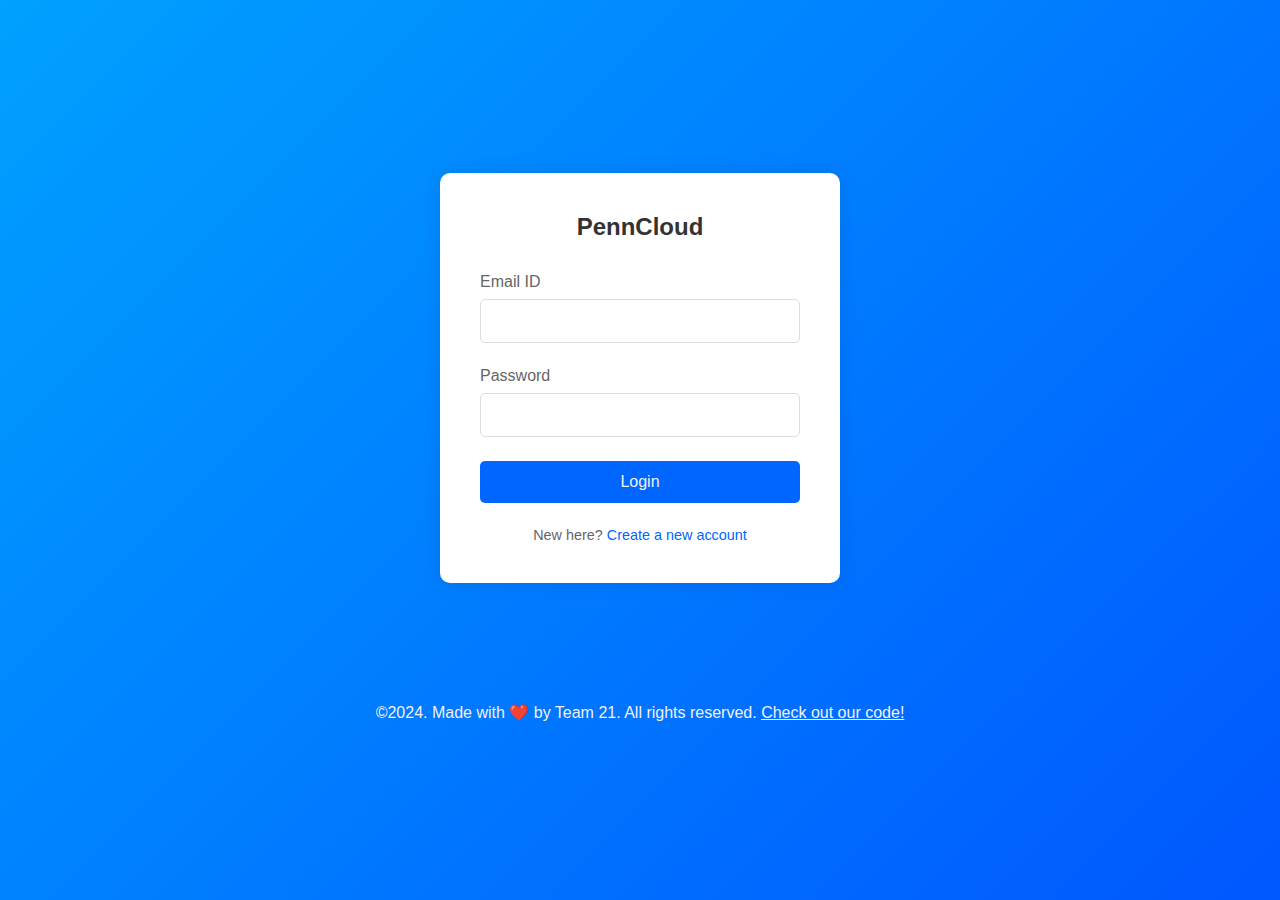
<file: frontend/templates/index.html>
<!DOCTYPE html>
<html lang="en">
  <head>
    <meta charset="UTF-8">
    <meta name="viewport" content="width=device-width, initial-scale=1.0">
    <title>PennCloud Login Page - T21</title>
    <style>
      * {
        margin: 0;
        padding: 0;
        box-sizing: border-box;
        font-family: -apple-system, BlinkMacSystemFont, "Segoe UI", Roboto, sans-serif;
      }

      body {
        min-height: 100vh;
        display: flex;
        flex-direction: column;
        justify-content: center;
        margin: 0 auto;
        align-items: center;
        background: linear-gradient(135deg, #00a1ff 0%, #0057ff 100%);
      }

      .login-container {
        background: #ffffff;
        padding: 2.5rem;
        border-radius: 10px;
        box-shadow: 0 0 20px rgba(0, 0, 0, 0.1);
        width: 100%;
        max-width: 400px;
        margin: 20px auto;
      }

      .login-title {
        text-align: center;
        margin-bottom: 2rem;
        color: #333;
        font-size: 1.5rem;
      }

      .form-group {
        margin-bottom: 1.5rem;
      }

      .form-group label {
        display: block;
        margin-bottom: 0.5rem;
        color: #666;
      }

      .form-group input {
        width: 100%;
        padding: 0.75rem;
        border: 1px solid #ddd;
        border-radius: 5px;
        font-size: 1rem;
        transition: border-color 0.3s;
      }

      .form-group input:focus {
        outline: none;
        border-color: #0066ff;
      }

      .login-button {
        width: 100%;
        padding: 0.75rem;
        background: #0066ff;
        color: #f1f1f1;
        border: none;
        border-radius: 5px;
        font-size: 1rem;
        cursor: pointer;
        transition: background-color 0.3s;
      }

      .login-button:hover {
        background: #0052cc;
      }

      .create-account {
        text-align: center;
        margin-top: 1.5rem;
        color: #666;
        font-size: 0.9rem;
      }

      .create-account a {
        color: #0066ff;
        text-decoration: none;
      }

      footer {
        color: #f1f1f1;
        text-align: center;
        margin-top: 100px;
	margin-bottom: 25px;
      }

      footer a {
        color: #f1f1f1;
      }

      .success {
        color: #507b58;
	text-align: center;
	margin-bottom: 10px;
	font-size: 14px;
	display: none;
      }

      .error {
        color: #ab3131;
	text-align: center;
	margin-bottom: 10px;
	font-size: 14px;
	display: none;
      }
    </style>
  </head>
  <body>
    <div class="login-container">
      <h1 class="login-title">PennCloud</h1>

      <p id="success-message" class="success">New account successfully created.</p>
      <p id="login-message" class="error">Please login first.</p>
      <p id="setup-message" class="error">New account creation failed.</p>
      <p id="changepassword-message" class="success">Password changed successfully.</p>
      <form action="/login" method="POST">
        <div class="form-group">
          <label for="email">Email ID</label>
          <input type="email" id="email" name="email" required />
        </div>
        <div class="form-group">
          <label for="password">Password</label>
          <input type="password" id="password" name="password" required />
        </div>
        <button type="submit" class="login-button">Login</button>
        <div class="create-account">
          New here? <a href="/signup">Create a new account</a>
        </div>
      </form>
    </div>
    <footer>
      &#169;2024. Made with &#10084;&#65039; by Team 21. All rights reserved. <a href="https://github.com/CIS5550/fa24-cis5050-T21">Check out our code!</a>
    </footer>
    <script>
      function isNewUser() {
        const params = new URLSearchParams(window.location.search);
	const code = String(params.get("success") || "none");
        if (code === "0")
          document.getElementById("success-message").style.display = "block";
        else if (code === "1")
          document.getElementById("login-message").style.display = "block";
        else if (code === "2")
          document.getElementById("setup-message").style.display = "block";
        else if (code === "3")
          document.getElementById("changepassword-message").style.display = "block";
      }
      isNewUser();
    </script>
  </body>
</html>
</file>
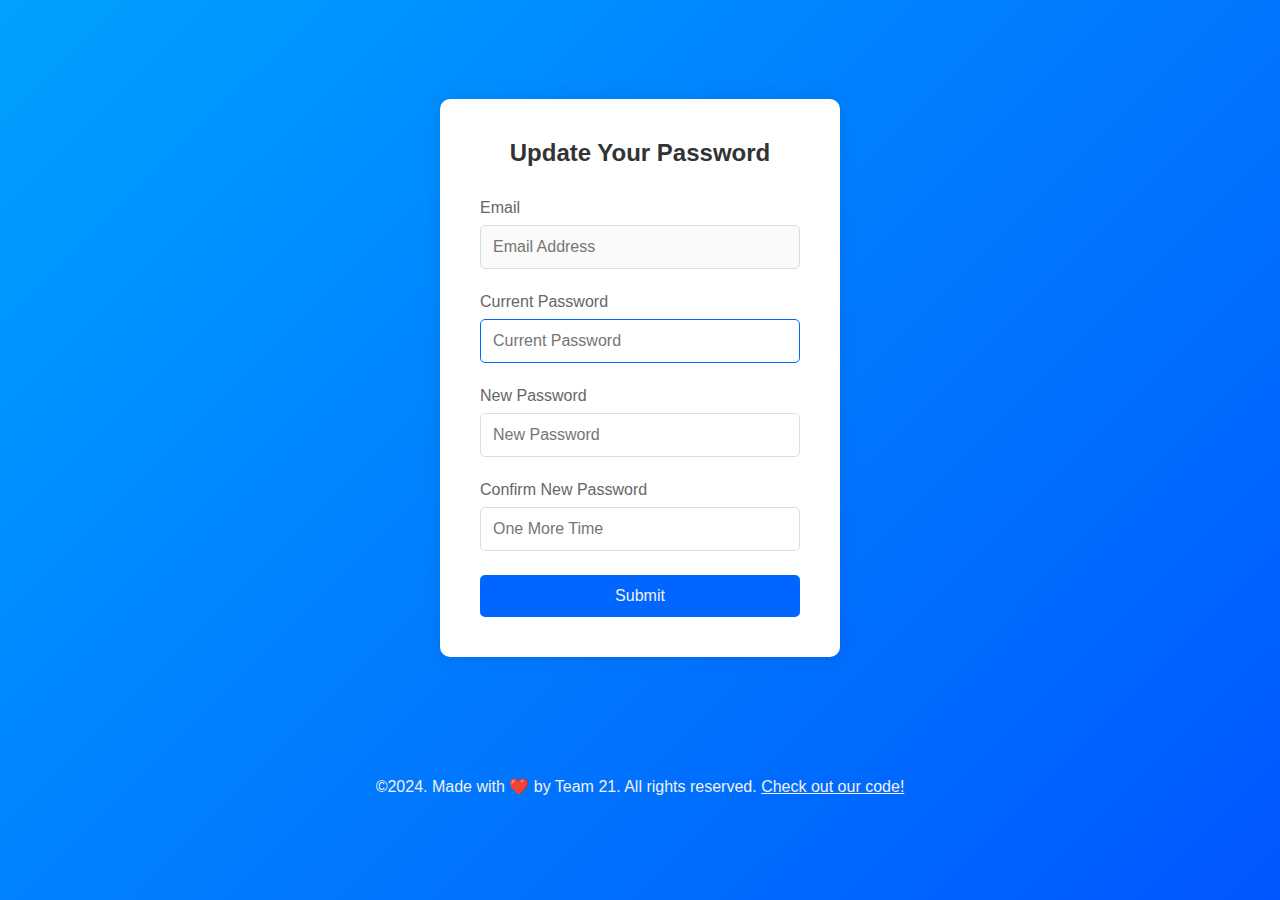
<file: frontend/templates/changepassword.html>
<!DOCTYPE html>
<html lang="en">
  <head>
    <meta charset="UTF-8">
    <meta name="viewport" content="width=device-width, initial-scale=1.0">
    <title>PennCloud - Change Your Password</title>
    <style>
      * {
        margin: 0;
        padding: 0;
        box-sizing: border-box;
        font-family: -apple-system, BlinkMacSystemFont, "Segoe UI", Roboto, sans-serif;
      }

      body {
        min-height: 100vh;
        display: flex;
        flex-direction: column;
        justify-content: center;
        margin: 0 auto;
        align-items: center;
        background: linear-gradient(135deg, #00a1ff 0%, #0057ff 100%);
      }

      .login-container {
        background: #ffffff;
        padding: 2.5rem;
        border-radius: 10px;
        box-shadow: 0 0 20px rgba(0, 0, 0, 0.1);
        width: 100%;
        max-width: 400px;
        margin: 20px auto;
      }

      .login-title {
        text-align: center;
        margin-bottom: 2rem;
        color: #333;
        font-size: 1.5rem;
      }

      .form-group {
        margin-bottom: 1.5rem;
      }

      .form-group label {
        display: block;
        margin-bottom: 0.5rem;
        color: #666;
      }

      .form-group input {
        width: 100%;
        padding: 0.75rem;
        border: 1px solid #ddd;
        border-radius: 5px;
        font-size: 1rem;
        transition: border-color 0.3s;
      }

      .form-group input:focus {
        outline: none;
        border-color: #0066ff;
      }

      .login-button {
        width: 100%;
        padding: 0.75rem;
        background: #0066ff;
        color: #f1f1f1;
        border: none;
        border-radius: 5px;
        font-size: 1rem;
        cursor: pointer;
        transition: background-color 0.3s;
      }

      .login-button:hover {
        background: #0052cc;
      }

      .create-account {
        text-align: center;
        margin-top: 1.5rem;
        color: #666;
        font-size: 0.9rem;
      }

      .create-account a {
        color: #0066ff;
        text-decoration: none;
      }

      footer {
        color: #f1f1f1;
        text-align: center;
        margin-top: 100px;
        margin-bottom: 25px;
      }

      footer a {
        color: #f1f1f1;
      }

      .error {
        color: #ab3131;
	text-align: center;
	margin-bottom: 10px;
	font-size: 14px;
	display: none;
      }
    </style>
  </head>
  <body>
    <div class="login-container">
      <h1 class="login-title">Update Your Password</h1>
      <p id="connection-message" class="error">Oops! Looks like we couldn't connect to our PennCloud servers.</p>
      <p id="setup-message" class="error">User authentication failed.</p>

      <form action="/changepassword" id="changepassword-form" method="POST">
        <div class="form-group">
          <label for="email">Email</label>
          <input name="email" type="email" id="email" placeholder="Email Address" style="cursor: not-allowed;" tabindex="-1" required />
        </div>
        <div class="form-group">
          <label for="old-password">Current Password</label>
          <input name="old-password" type="password" id="old-password" placeholder="Current Password" required />
        </div>
        <div class="form-group">
          <label for="password">New Password</label>
          <input name="password" type="password" id="password" placeholder="New Password" required />
        </div>
        <div class="form-group">
          <label for="password-confirm">Confirm New Password</label>
          <input type="password" id="password-confirm" placeholder="One More Time" required />
        </div>
        <button type="submit" id="submit" class="login-button" onclick="validatePassword();">Submit</button>
        <p id="match-status" style="text-align: center;color: red;display: none;margin-top: 15px;">Passwords must match.</p>
      </form>
    </div>
    <footer>
      &#169;2024. Made with &#10084;&#65039; by Team 21. All rights reserved. <a href="https://github.com/CIS5550/fa24-cis5050-T21">Check out our code!</a>
    </footer>
  </body>
  <script>
    function getCookie(cname) {
      let name = cname + "=";
      let decodedCookie = decodeURIComponent(document.cookie);
      let ca = decodedCookie.split(';');
      for (let i = 0; i < ca.length; i++) {
        let c = ca[i];
        while (c.charAt(0) == ' ')
          c = c.substring(1);
        if (c.indexOf(name) == 0)
          return c.substring(name.length, c.length);
      }
      return "";
    }

    function validatePassword() {
      var match = document.getElementById("password").value == document.getElementById("password-confirm").value;
      document.getElementById("match-status").style.display = match ? "none" : "block";
      if (!match)
        event.preventDefault();
    }

    document.getElementById("email").value = getCookie("uuid");
    document.getElementById("email").disabled = true;

    function errCode() {
      const params = new URLSearchParams(window.location.search);
      const code = String(params.get("success") || "none");
      if (code === "1")
        document.getElementById("connection-message").style.display = "block";
      else if (code === "2")
        document.getElementById("setup-message").style.display = "block";
      else
        document.getElementById("old-password").focus();
    }
    errCode();
  </script>
</html>
</file>
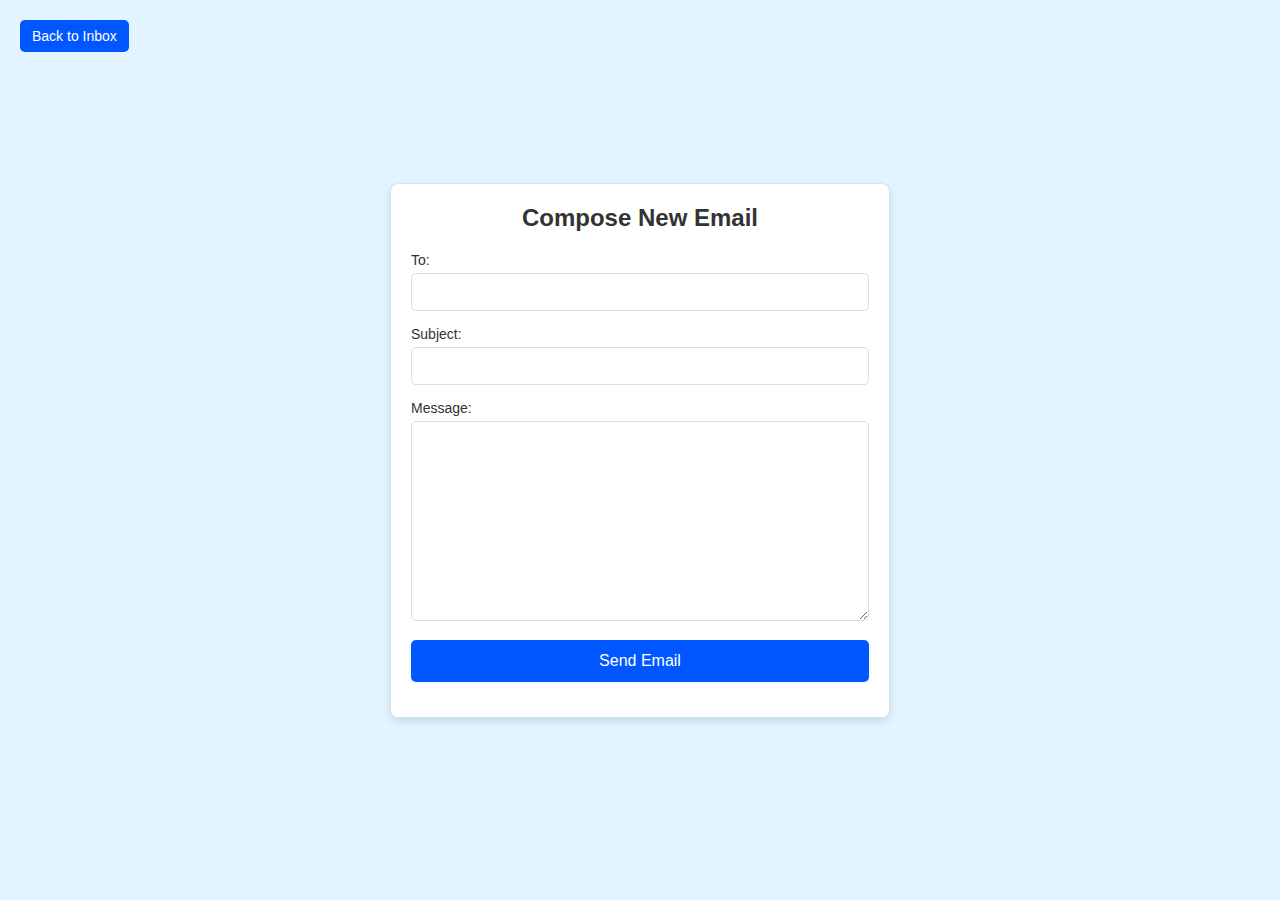
<file: frontend/templates/email_compose.html>
<!DOCTYPE html>
<html lang="en">
<head>
    <meta charset="UTF-8">
    <meta name="viewport" content="width=device-width, initial-scale=1.0">
    <title>Compose New Email</title>
    <style>
        * {
            box-sizing: border-box;
            margin: 0;
            padding: 0;
            font-family: Arial, sans-serif;
        }

        body {
            display: flex;
            justify-content: center;
            align-items: center;
            height: 100vh;
            background-color: #e2f4ff;
        }

        .compose-container {
            width: 100%;
            max-width: 500px;
            background-color: white;
            border: 1px solid #c9e8fa;
            padding: 20px;
            border-radius: 8px;
            box-shadow: 0 4px 8px rgba(0, 0, 0, 0.1);
        }

        h1 {
            font-size: 24px;
            color: #333;
            margin-bottom: 20px;
            text-align: center;
        }

        .form-group {
            margin-bottom: 15px;
        }

        label {
            font-size: 14px;
            color: #333;
            display: block;
            margin-bottom: 5px;
        }

        input[type="text"],
        input[type="email"],
        textarea {
            width: 100%;
            padding: 10px;
            border: 1px solid #ddd;
            border-radius: 5px;
            font-size: 14px;
        }

        textarea {
            resize: vertical;
            min-height: 200px;
        }

        .back-btn {
            position: absolute;
            top: 20px;
            left: 20px;
            background-color: #0057ff;
            color: white;
            padding: 8px 12px;
            border: none;
            border-radius: 5px;
            font-size: 14px;
            cursor: pointer;
            text-decoration: none;
            transition: background-color 0.3s;
        }

        .back-btn:hover {
            background-color: #0046d3;
        }

        .submit-btn {
            width: 100%;
            background-color: #0057ff;
            color: white;
            padding: 12px;
            border: none;
            border-radius: 5px;
            font-size: 16px;
            cursor: pointer;
            transition: background-color 0.3s;
        }

        .submit-btn:hover {
            background-color: #0046d3;
        }

        .success-message {
            color: green;
            font-size: 14px;
            text-align: center;
            margin-top: 15px;
        }

        .error-message {
            color: red;
            font-size: 14px;
            text-align: center;
            margin-top: 15px;
        }
    </style>
</head>
<body>

<div class="compose-container">
    <a href="email_inbox.html" class="back-btn">Back to Inbox</a>
    <h1>Compose New Email</h1>
    <form id="compose-form">
        <div class="form-group">
            <label for="recipient">To:</label>
            <input type="email" id="recipient" name="recipient" required>
        </div>
        <div class="form-group">
            <label for="subject">Subject:</label>
            <input type="text" id="subject" name="subject" required>
        </div>
        <div class="form-group">
            <label for="message">Message:</label>
            <textarea id="message" name="message" required></textarea>
        </div>
        <button type="button" class="submit-btn" onclick="sendEmail()">Send Email</button>
        <p id="status-message" class="success-message"></p>
    </form>
</div>

<script>
    function sendEmail() {
        const recipient = document.getElementById("recipient").value;
        const subject = document.getElementById("subject").value;
        const message = document.getElementById("message").value;

        const statusMessage = document.getElementById("status-message");
        statusMessage.textContent = "";
        statusMessage.className = "";

        const emailData = {
            recipient: recipient,
            subject: subject,
            message: message
        };

        fetch("/send-email", {
            method: "POST",
            mode: "cors",
            credentials: "include", 
            headers: {
                "Content-Type": "text/plain"
            },
            body: JSON.stringify(emailData)
        })
        .then(response => {
            if (response.status == 200) {
                console.log("Received OK status");
                statusMessage.textContent = "Email sent successfully!";
                statusMessage.className = "success-message";
                document.getElementById("compose-form").reset();
            } 
            else {
                console.log("Failed to connect to external server or error in internal SMTP server");
                statusMessage.textContent = "Failed to send email";
                statusMessage.className = "error-message";
            }
        })
    }

    function populateComposeFields() {
        const urlParams = new URLSearchParams(window.location.search);
        const recipient = urlParams.get("recipient");
        const subject = urlParams.get("subject");
        const content = urlParams.get("content")
    
        if (recipient) {
            document.getElementById("recipient").value = recipient;
        }
        if (subject) {
            document.getElementById("subject").value = subject;
        }
        if (content) {
            document.getElementById("message").value = content
        }
    }
    
    window.onload = populateComposeFields;
</script>

</body>
</html>
</file>
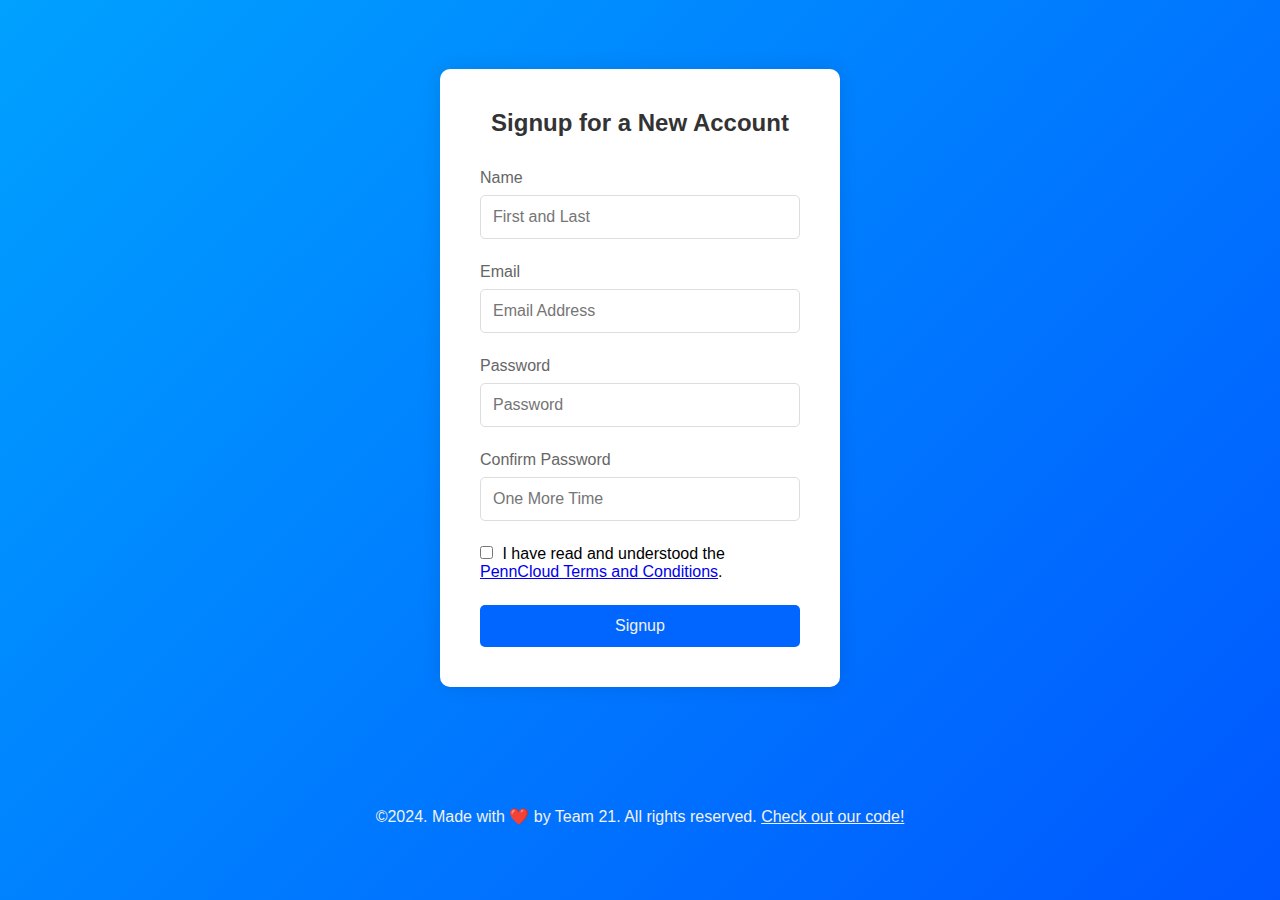
<file: frontend/templates/signup.html>
<!DOCTYPE html>
<html lang="en">
  <head>
    <meta charset="UTF-8">
    <meta name="viewport" content="width=device-width, initial-scale=1.0">
    <title>PennCloud Signup - T21</title>
    <style>
      * {
        margin: 0;
        padding: 0;
        box-sizing: border-box;
        font-family: -apple-system, BlinkMacSystemFont, "Segoe UI", Roboto, sans-serif;
      }

      body {
        min-height: 100vh;
        display: flex;
        flex-direction: column;
        justify-content: center;
        margin: 0 auto;
        align-items: center;
        background: linear-gradient(135deg, #00a1ff 0%, #0057ff 100%);
      }

      .login-container {
        background: #ffffff;
        padding: 2.5rem;
        border-radius: 10px;
        box-shadow: 0 0 20px rgba(0, 0, 0, 0.1);
        width: 100%;
        max-width: 400px;
        margin: 20px auto;
      }

      .login-title {
        text-align: center;
        margin-bottom: 2rem;
        color: #333;
        font-size: 1.5rem;
      }

      .form-group {
        margin-bottom: 1.5rem;
      }

      .form-group label {
        display: block;
        margin-bottom: 0.5rem;
        color: #666;
      }

      .form-group input {
        width: 100%;
        padding: 0.75rem;
        border: 1px solid #ddd;
        border-radius: 5px;
        font-size: 1rem;
        transition: border-color 0.3s;
      }

      .form-group input:focus {
        outline: none;
        border-color: #0066ff;
      }

      .login-button {
        width: 100%;
        padding: 0.75rem;
        background: #0066ff;
        color: #f1f1f1;
        border: none;
        border-radius: 5px;
        font-size: 1rem;
        cursor: pointer;
        transition: background-color 0.3s;
      }

      .login-button:hover {
        background: #0052cc;
      }

      .create-account {
        text-align: center;
        margin-top: 1.5rem;
        color: #666;
        font-size: 0.9rem;
      }

      .create-account a {
        color: #0066ff;
        text-decoration: none;
      }

      footer {
        color: #f1f1f1;
        text-align: center;
        margin-top: 100px;
	margin-bottom: 25px;
      }

      footer a {
        color: #f1f1f1;
      }
    </style>
  </head>
  <body>
    <div class="login-container">
      <h1 class="login-title">Signup for a New Account</h1>
      <form action="/signup" id="signup-form" method="POST">
        <div class="form-group">
          <label for="name">Name</label>
          <input name="name" type="text" id="name" placeholder="First and Last" required />
        </div>
        <div class="form-group">
          <label for="email">Email</label>
          <input name="email" type="email" id="email" placeholder="Email Address" required />
        </div>
        <div class="form-group">
          <label for="password">Password</label>
          <input name="password" type="password" id="password" placeholder="Password" required />
        </div>
        <div class="form-group">
          <label for="password-confirm">Confirm Password</label>
          <input type="password" id="password-confirm" placeholder="One More Time" required />
        </div>
        <div class="form-group">
          <input type="checkbox" id="tos" required style="display: inline;width: auto;margin-right: 5px;" /> I have read and understood the <a href="/toc">PennCloud Terms and Conditions</a>.
        </div>
        <button type="submit" id="submit" class="login-button" onclick="validatePassword();">Signup</button>
        <p id="match-status" style="text-align: center;color: red;display: none;margin-top: 15px;">Passwords must match.</p>
      </form>
    </div>
    <footer>
      &#169;2024. Made with &#10084;&#65039; by Team 21. All rights reserved. <a href="https://github.com/CIS5550/fa24-cis5050-T21">Check out our code!</a>
    </footer>
  </body>
  <script>
    function validatePassword() {
      var match = document.getElementById("password").value == document.getElementById("password-confirm").value;
      document.getElementById("match-status").style.display = match ? "none" : "block";
      if (!match)
        event.preventDefault();
    }
  </script>
</html>
</file>
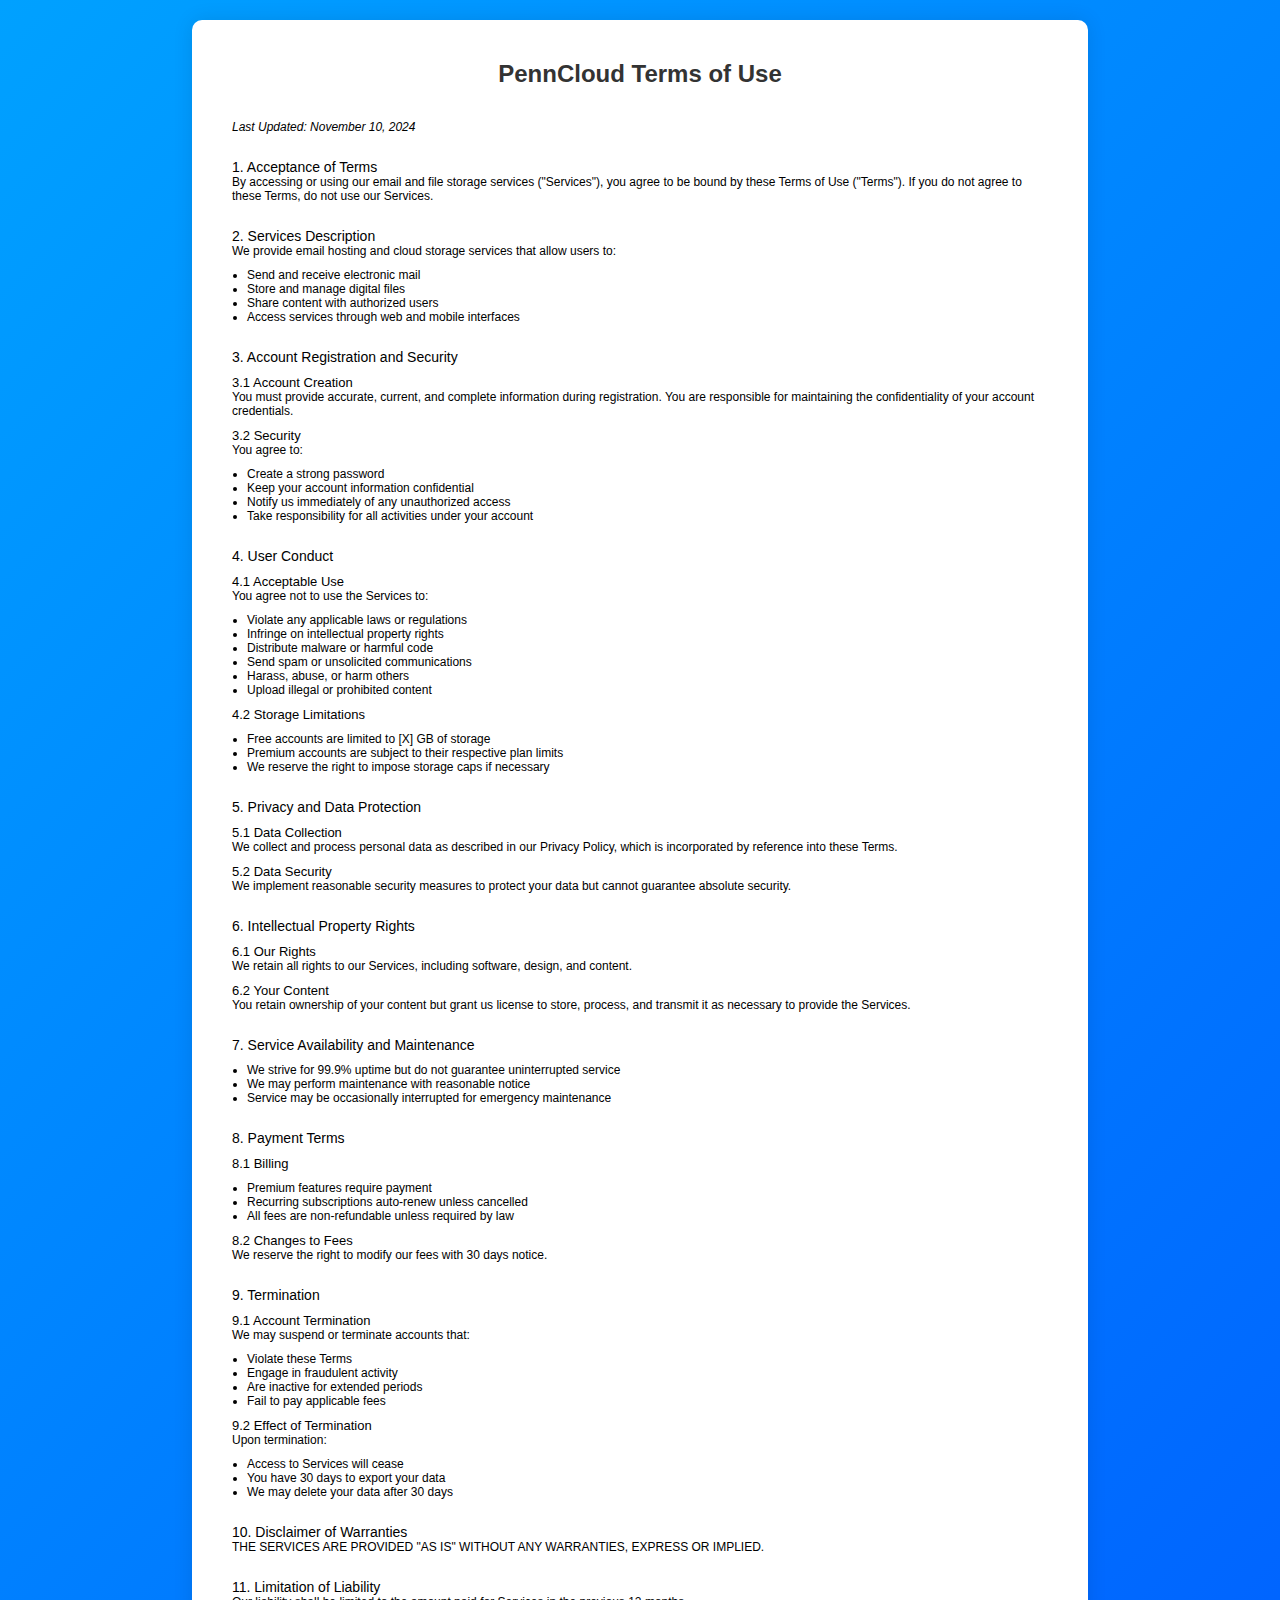
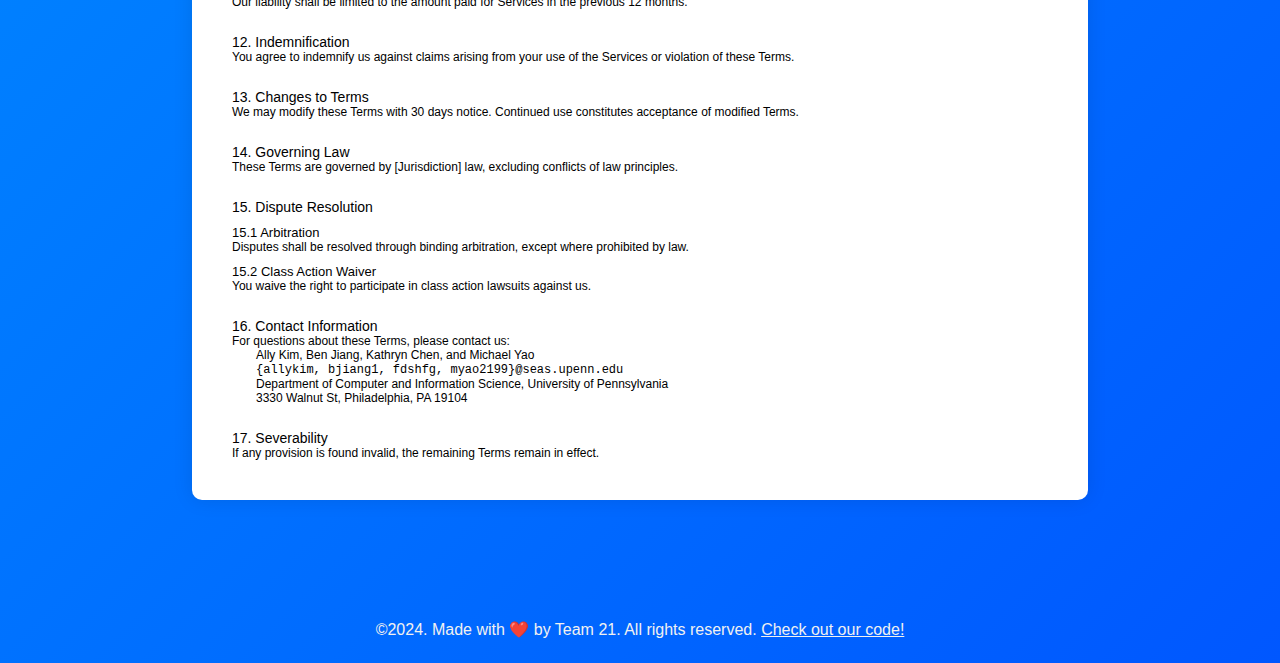
<file: frontend/templates/toc.html>
<!DOCTYPE html>
<html lang="en">
  <head>
    <meta charset="UTF-8">
    <meta name="viewport" content="width=device-width, initial-scale=1.0">
    <title>PennCloud Terms and Conditions - T21</title>
    <style>
      * {
        margin: 0;
        padding: 0;
        box-sizing: border-box;
        font-family: -apple-system, BlinkMacSystemFont, "Segoe UI", Roboto, sans-serif;
      }

      tt {
        font-family: monospace;
      }

      body {
        min-height: 100vh;
        display: flex;
        flex-direction: column;
        justify-content: center;
        margin: 0 auto;
        align-items: center;
        background: linear-gradient(135deg, #00a1ff 0%, #0057ff 100%);
      }

      .login-container {
        background: #ffffff;
        padding: 2.5rem;
        border-radius: 10px;
        box-shadow: 0 0 20px rgba(0, 0, 0, 0.1);
        width: max(70vw, 400px);
        margin: 20px auto;
      }

      .login-title {
        text-align: center;
        margin-bottom: 2rem;
        color: #333;
        font-size: 1.5rem;
      }

      .form-group {
        margin-bottom: 1.5rem;
      }

      .form-group label {
        display: block;
        margin-bottom: 0.5rem;
        color: #666;
      }

      .form-group input {
        width: 100%;
        padding: 0.75rem;
        border: 1px solid #ddd;
        border-radius: 5px;
        font-size: 1rem;
        transition: border-color 0.3s;
      }

      .form-group input:focus {
        outline: none;
        border-color: #0066ff;
      }

      .login-button {
        width: 100%;
        padding: 0.75rem;
        background: #0066ff;
        color: #f1f1f1;
        border: none;
        border-radius: 5px;
        font-size: 1rem;
        cursor: pointer;
        transition: background-color 0.3s;
      }

      .login-button:hover {
        background: #0052cc;
      }

      .create-account {
        text-align: center;
        margin-top: 1.5rem;
        color: #666;
        font-size: 0.9rem;
      }

      .create-account a {
        color: #0066ff;
        text-decoration: none;
      }

      h2 {
        margin-top: 25px;
        font-size: 14px; 
        font-weight: 500;
      }

      h3 {
        font-size: 13px;
        font-weight: 500;
        margin-top: 10px;
      }

      p, li {
        font-size: 12px;
      }

      ul {
        margin: 10px auto 10px 15px;
      }

      footer {
        color: #f1f1f1;
        text-align: center;
        margin-top: 100px;
        margin-bottom: 25px;
      }

      footer a {
        color: #f1f1f1;
      }
    </style>
  </head>
  <body>
    <div class="login-container">
      <h1 class="login-title">PennCloud Terms of Use</h1>
      <p><em>Last Updated: November 10, 2024</em></p>

      <h2>1. Acceptance of Terms</h2>
      <p>By accessing or using our email and file storage services ("Services"), you agree to be bound by these Terms of Use ("Terms"). If you do not agree to these Terms, do not use our Services.</p>

      <h2>2. Services Description</h2>
      <p>We provide email hosting and cloud storage services that allow users to:</p>
      <ul>
        <li>Send and receive electronic mail</li>
        <li>Store and manage digital files</li>
        <li>Share content with authorized users</li>
        <li>Access services through web and mobile interfaces</li>
      </ul>

      <h2>3. Account Registration and Security</h2>
      <h3>3.1 Account Creation</h3>
      <p>You must provide accurate, current, and complete information during registration. You are responsible for maintaining the confidentiality of your account credentials.</p>
      <h3>3.2 Security</h3>
      <p>You agree to:</p>
      <ul>
        <li>Create a strong password</li>
        <li>Keep your account information confidential</li>
        <li>Notify us immediately of any unauthorized access</li>
        <li>Take responsibility for all activities under your account</li>
      </ul>

      <h2>4. User Conduct</h2>
      <h3>4.1 Acceptable Use</h3>
      <p>You agree not to use the Services to:</p>
      <ul>
        <li>Violate any applicable laws or regulations</li>
        <li>Infringe on intellectual property rights</li>
        <li>Distribute malware or harmful code</li>
        <li>Send spam or unsolicited communications</li>
        <li>Harass, abuse, or harm others</li>
        <li>Upload illegal or prohibited content</li>
      </ul>

      <h3>4.2 Storage Limitations</h3>
      <ul>
        <li>Free accounts are limited to [X] GB of storage</li>
        <li>Premium accounts are subject to their respective plan limits</li>
        <li>We reserve the right to impose storage caps if necessary</li>
      </ul>

      <h2>5. Privacy and Data Protection</h2>
      <h3>5.1 Data Collection</h3>
      <p>We collect and process personal data as described in our Privacy Policy, which is incorporated by reference into these Terms.</p>

      <h3>5.2 Data Security</h3>
      <p>We implement reasonable security measures to protect your data but cannot guarantee absolute security.</p>

      <h2>6. Intellectual Property Rights</h2>
      <h3>6.1 Our Rights</h3>
      <p>We retain all rights to our Services, including software, design, and content.</p>

      <h3>6.2 Your Content</h3>
      <p>You retain ownership of your content but grant us license to store, process, and transmit it as necessary to provide the Services.</p>

      <h2>7. Service Availability and Maintenance</h2>
      <ul>
        <li>We strive for 99.9% uptime but do not guarantee uninterrupted service</li>
        <li>We may perform maintenance with reasonable notice</li>
        <li>Service may be occasionally interrupted for emergency maintenance</li>
      </ul>

      <h2>8. Payment Terms</h2>
      <h3>8.1 Billing</h3>
      <ul>
        <li>Premium features require payment</li>
        <li>Recurring subscriptions auto-renew unless cancelled</li>
        <li>All fees are non-refundable unless required by law</li>
      </ul>

      <h3>8.2 Changes to Fees</h3>
      <p>We reserve the right to modify our fees with 30 days notice.</p>

      <h2>9. Termination</h2>
      <h3>9.1 Account Termination</h3>
      <p>We may suspend or terminate accounts that:</p>
      <ul>
        <li>Violate these Terms</li>
        <li>Engage in fraudulent activity</li>
        <li>Are inactive for extended periods</li>
        <li>Fail to pay applicable fees</li>
      </ul>

      <h3>9.2 Effect of Termination</h3>
      <p>Upon termination:</p>
      <ul>
        <li>Access to Services will cease</li>
        <li>You have 30 days to export your data</li>
        <li>We may delete your data after 30 days</li>
      </ul>

      <h2>10. Disclaimer of Warranties</h2>
      <p>THE SERVICES ARE PROVIDED "AS IS" WITHOUT ANY WARRANTIES, EXPRESS OR IMPLIED.</p>

      <h2>11. Limitation of Liability</h2>
      <p>Our liability shall be limited to the amount paid for Services in the previous 12 months.</p>

      <h2>12. Indemnification</h2>
      <p>You agree to indemnify us against claims arising from your use of the Services or violation of these Terms.</p>

      <h2>13. Changes to Terms</h2>
      <p>We may modify these Terms with 30 days notice. Continued use constitutes acceptance of modified Terms.</p>

      <h2>14. Governing Law</h2>
      <p>These Terms are governed by [Jurisdiction] law, excluding conflicts of law principles.</p>

      <h2>15. Dispute Resolution</h2>
      <h3>15.1 Arbitration</h3>
      <p>Disputes shall be resolved through binding arbitration, except where prohibited by law.</p>

      <h3>15.2 Class Action Waiver</h3>
      <p>You waive the right to participate in class action lawsuits against us.</p>

      <h2>16. Contact Information</h2>
      <p>For questions about these Terms, please contact us:</p>
      <p>&emsp;&emsp;Ally Kim, Ben Jiang, Kathryn Chen, and Michael Yao</p>
      <p>&emsp;&emsp;<tt>{allykim, bjiang1, fdshfg, myao2199}@seas.upenn.edu</tt></p>
      <p>&emsp;&emsp;Department of Computer and Information Science, University of Pennsylvania</p>
      <p>&emsp;&emsp;3330 Walnut St, Philadelphia, PA 19104</p>

      <h2>17. Severability</h2>
      <p>If any provision is found invalid, the remaining Terms remain in effect.</p>
    </div>
    <footer>
      &#169;2024. Made with &#10084;&#65039; by Team 21. All rights reserved. <a href="https://github.com/CIS5550/fa24-cis5050-T21">Check out our code!</a>
    </footer>
  </body>
</html>
</file>
